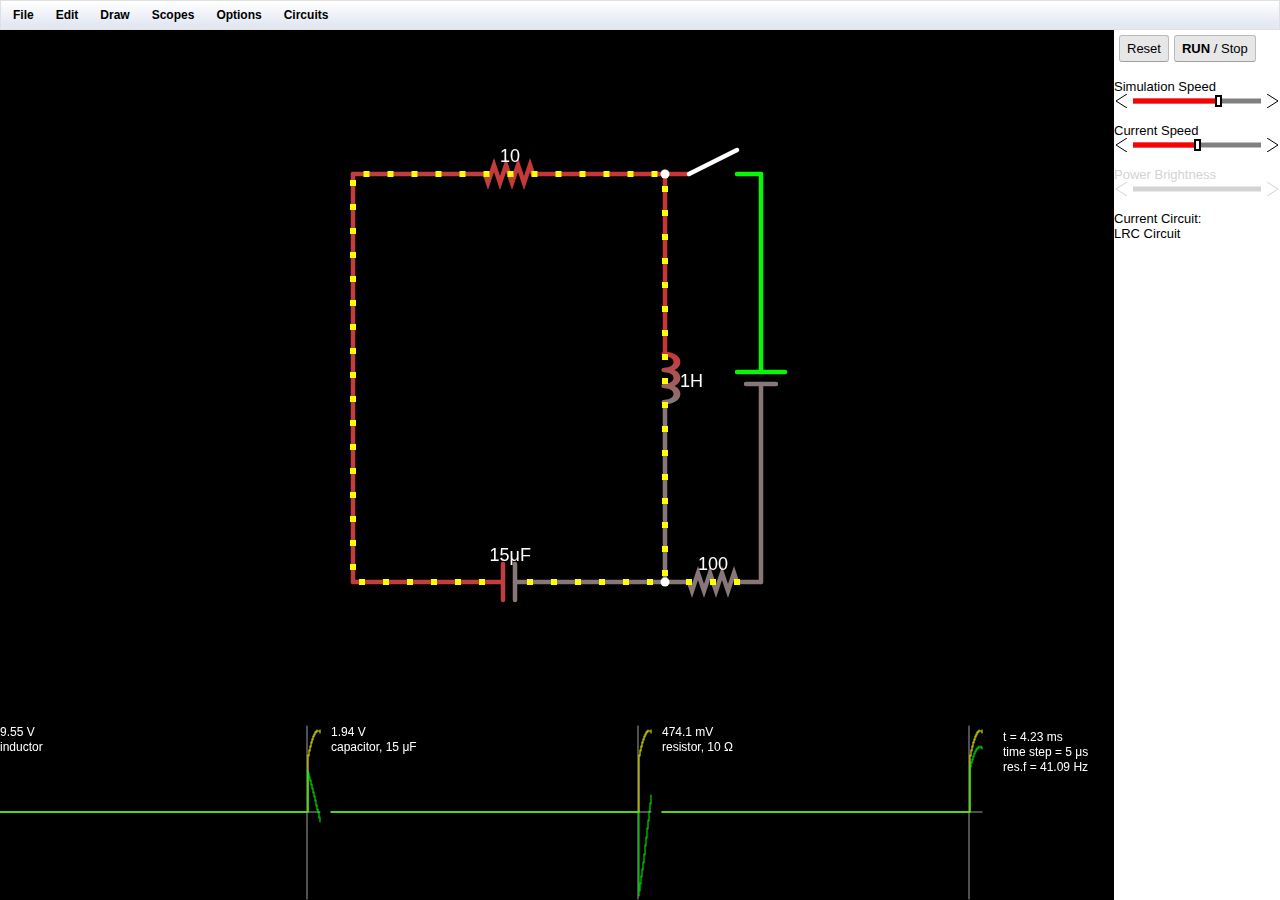
<file: circuitjs.html>
<!DOCTYPE html>
<html>
  <head>
  
    <!-- Properties can be specified to influence deferred binding -->
    <meta name='gwt:property' content='locale=en_UK'>
    
    
    <!-- Titles are optional, but useful -->
    <title></title>

<style>
.disabled {
	color: lightgray
}
.topSpace {
	margin-top: 12px;
}
.cursorPointer {
   cursor: default;
}
.cursorCross {
   cursor: crosshair;
}

.cursorSplitter {
   cursor: row-resize;
}

.gwt-MenuItem-disabled {
	color: lightgray;
}
.offScreen {
	position: absolute;
	right: 101%;
	overflow: hidden;
}
.gwt-Frame{
	scrolling="no";
	border: 0px !important;
}

.gwt-MenuItem {
	font-size: 12px !important;
}

.gwt-MenuBar-horizontal {
	font-size: 12px !important;
	}
	
.gwt-Label-selected {
	font-size: 1.3em;
	font-weight: 700;
	border-top: 1px solid black;
	border-bottom: 1px solid black;
}
.gwt-Label-1off {
	color: DarkGray;
}

.gwt-Label-2off {
	font-size:0.8em;
	color: LightGray;
}

.gwt-Label-current {
}

.topButton-red {
    margin-top: 5px;
    margin-bottom: 5px;
    margin-left:5px;
    padding: 5px 7px;
    text-decoration: none;
    color: #ffffff;
    cursor: pointer;
    cursor: hand;
    font-size: small;
    background-color: #ff0000; 
    border: 1px solid #bbb;
    border-bottom: 1px solid #a0a0a0;
    border-radius: 3px;
    -moz-border-radius: 3px;
}

.topButton {
    margin-top: 5px;
    margin-bottom: 5px;
    margin-left:5px;
    padding: 5px 7px;
    text-decoration: none;
    cursor: pointer;
    cursor: hand;
    font-size: small;
    background-color: #e7e7e7; 
    border: 1px solid #bbb;
    border-bottom: 1px solid #a0a0a0;
    border-radius: 3px;
    -moz-border-radius: 3px;
}

</style>
</head>
  <body>
  <!-- Include the next line to allow support for dropbox import/export. You will need your own app key. -->
  <!--<script type="text/javascript" src="https://www.dropbox.com/static/api/2/dropins.js" id="dropboxjs" data-app-key="YOUR_KEY"></script>-->

   
    <!-- This script tag is what actually loads the GWT module.  The -->
    <!-- 'nocache.js' file (also called a "selection script") is     -->
    <!-- produced by the GWT compiler in the module output directory -->
    <!-- or generated automatically in development mode.             -->
    <script language="javascript" src="circuitjs1/circuitjs1.nocache.js"></script>
    
    <!-- Include a history iframe to enable full GWT history support -->
    <!-- (the id must be exactly as shown)                           -->
    <iframe src="javascript:''" id="__gwt_historyFrame" style="width:0;height:0;border:0"></iframe>
    
  </body>
 </html>
</file>
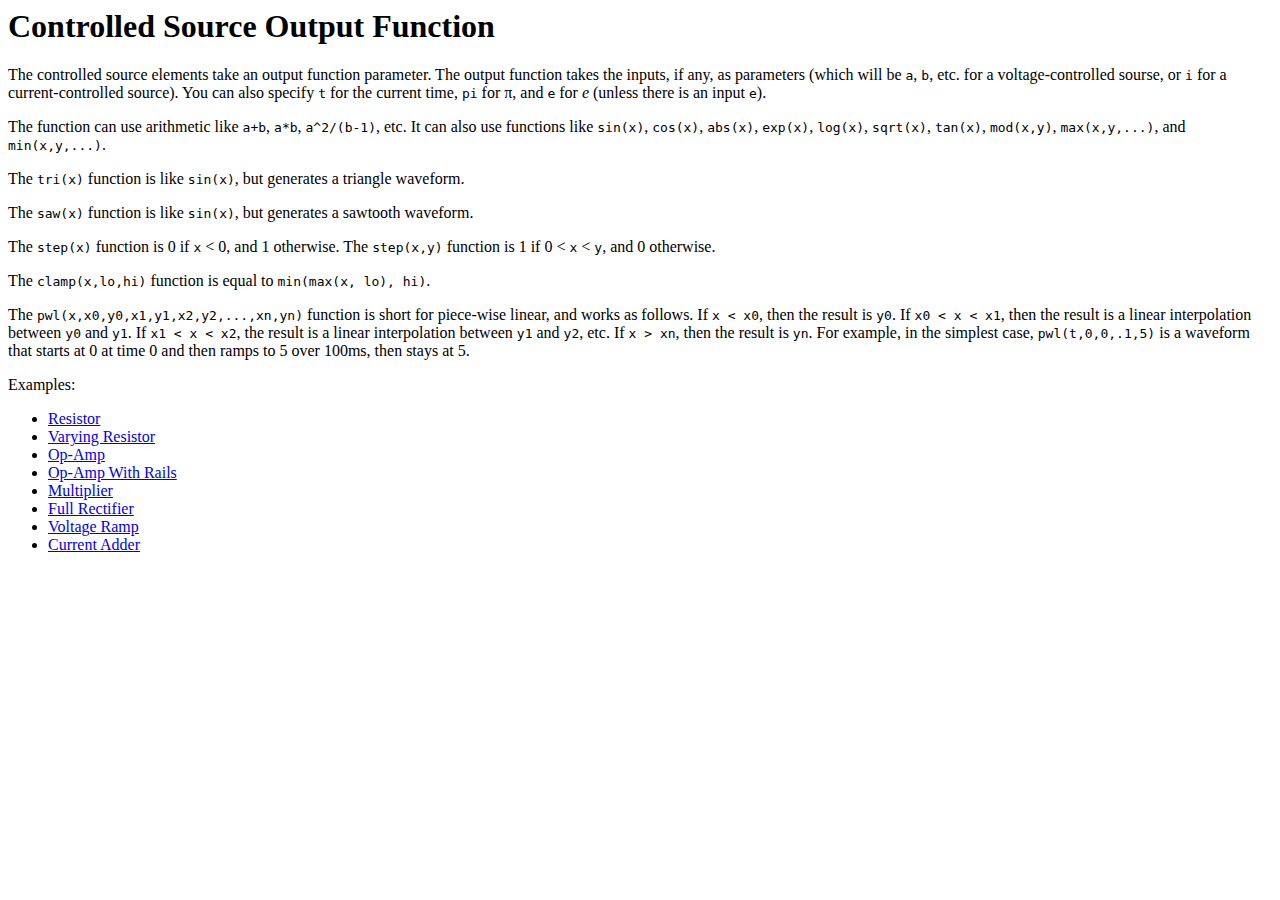
<file: customfunction.html>
<html><head>
<meta http-equiv="content-type" content="text/html; charset=windows-1252"><style>#header + #content > #left > #rlblock_left,
#content > #right > .dose > .dosesingle,
#content > #center > .dose > .dosesingle
{display:none !important;}</style><style>img[src="http://s05.flagcounter.com/count/pTvk/bg=FFFFFF/txt=000000/border=CCCCCC/columns=6/maxflags=36/viewers=0/labels=0/"]
{display:none !important;}</style></head><body><h1>Controlled Source Output Function</h1>
The controlled source elements take an output function parameter.  The output function takes the inputs, if any,
as parameters (which will be <tt>a</tt>, <tt>b</tt>, etc. for a voltage-controlled sourse, or <tt>i</tt> for a current-controlled source).  You
can also specify <tt>t</tt> for
the current time, <tt>pi</tt> for &pi;, and <tt>e</tt> for <i>e</i> (unless there is an input <tt>e</tt>).
<p>
The function can use arithmetic like <tt>a+b</tt>, <tt>a*b</tt>, <tt>a^2/(b-1)</tt>, etc.  It can also use functions like
<tt>sin(x)</tt>,
<tt>cos(x)</tt>,
<tt>abs(x)</tt>,
<tt>exp(x)</tt>,
<tt>log(x)</tt>,
<tt>sqrt(x)</tt>,
<tt>tan(x)</tt>,
<tt>mod(x,y)</tt>,
<tt>max(x,y,...)</tt>,
and
<tt>min(x,y,...)</tt>.
</p><p>
The <tt>tri(x)</tt> function is like <tt>sin(x)</tt>, but generates a triangle waveform.
</p><p>
The <tt>saw(x)</tt> function is like <tt>sin(x)</tt>, but generates a sawtooth waveform.
</p><p>
The <tt>step(x)</tt> function is 0 if <tt>x</tt> < 0, and 1 otherwise.
The <tt>step(x,y)</tt> function is 1 if 0 < <tt>x</tt> < <tt>y</tt>, and 0 otherwise.
</p><p>
The <tt>clamp(x,lo,hi)</tt> function is equal to <tt>min(max(x, lo), hi)</tt>.
</p><p>
The <tt>pwl(x,x0,y0,x1,y1,x2,y2,...,xn,yn)</tt> function is short for piece-wise linear, and works as follows.  If <tt>x < x0</tt>, then
the result is <tt>y0</tt>.  If <tt>x0 < x < x1</tt>, then the result is a linear interpolation between <tt>y0</tt> and <tt>y1</tt>.
If <tt>x1 < x < x2</tt>, the result is a linear interpolation between <tt>y1</tt> and <tt>y2</tt>, etc.  If <tt>x > xn</tt>, then the
result is <tt>yn</tt>.  For example, in the simplest case, <tt>pwl(t,0,0,.1,5)</tt> is a waveform that starts at 0 at time 0 and then
ramps to 5 over 100ms, then stays at 5.
</p><p>
Examples:
<ul>
<li><a href="circuitjs.html?cct=$+1+0.000005+10.20027730826997+58+5+50%0A213+464+288+528+288+0+2+-(a-b)/1000%0Aw+464+288+464+240+0%0Aw+464+240+560+240+0%0Aw+560+240+560+288+0%0Aw+464+320+464+368+0%0Aw+464+368+560+368+0%0Aw+560+368+560+320+1%0Ag+464+368+464+400+0%0AR+464+240+464+176+0+0+40+5+0+0+0.5%0A">Resistor</a>
<li><a href="circuitjs.html?cct=$+1+0.000005+10.20027730826997+58+5+50%0A213+464+288+528+288+0+3+-(a-c)/(1000*(1%5Cpb))%0Aw+464+288+464+240+0%0Aw+464+240+560+240+0%0Aw+560+240+560+288+0%0Aw+464+384+560+384+0%0Aw+560+384+560+320+1%0Ag+464+384+464+416+0%0AR+464+240+464+176+0+0+40+5+0+0+0.5%0Aw+464+352+464+384+0%0AR+464+320+400+320+0+2+40+2+3+0+0.5%0A">Varying Resistor</a>
<li><a href="circuitjs.html?cct=$+1+0.000005+10.20027730826997+57+5+50%0Av+96+256+96+112+0+1+40+5+0+0+0.5%0Ag+96+256+96+304+0%0Aw+192+208+192+256+0%0Aw+336+176+336+256+0%0Ar+192+256+336+256+0+2000%0Ar+96+256+192+256+0+1000%0Aw+96+112+192+112+0%0Aw+192+112+192+176+0%0AO+336+176+400+176+0%0A212+192+176+288+176+0+2+(a-b)*1000%0Ag+288+208+288+224+0%0Aw+288+176+336+176+0%0Ao+0+64+0+4098+10+0.00009765625+0+2+0+3%0Ao+8+64+0+4098+20+0.00009765625+1+1%0A">Op-Amp</a>
<li><a href="circuitjs.html?cct=$+1+0.000005+10.20027730826997+57+5+50%0Av+96+336+96+176+0+1+40+5+0+0+0.5%0Ag+96+336+96+384+0%0Aw+160+208+160+336+0%0Aw+352+176+352+336+0%0Ar+160+336+352+336+0+2000%0Ar+96+336+160+336+0+1000%0AO+352+176+464+176+0%0A212+224+176+320+176+0+4+clamp((a-b)*1000,d,c)%0Aw+320+176+352+176+0%0Aw+160+208+224+208+0%0Aw+96+176+224+176+0%0Ag+320+208+320+224+0%0AR+224+240+192+240+0+0+40+10+0+0+0.5%0AR+224+272+192+272+0+0+40+-10+0+0+0.5%0Ao+0+64+0+4098+10+0.00009765625+0+2+0+3%0Ao+6+64+0+4098+20+0.00009765625+1+1%0A">Op-Amp With Rails</a>
<li><a href="circuitjs.html?cct=$+1+0.000005+10.20027730826997+50+5+50%0A212+496+272+544+272+0+2+a*b%0AR+496+272+448+272+0+1+40+5+0+0+0.5%0Aw+496+304+496+336+0%0AR+496+336+448+336+0+1+88+5+0+0+0.5%0Ag+592+304+592+320+0%0AO+592+272+672+272+0%0Ao+1+64+0+12291+24.99332860963738+0.0001+0+5+1+3+3+0+3+3+5+0%0A">Multiplier</a>
<li><a href="circuitjs.html?cct=$+1+0.000005+16.817414165184545+50+5+50%0A212+496+272+544+272+0+1+abs(a)%0AR+496+272+448+272+0+1+40+5+0+0+0.5%0Ag+592+304+592+320+0%0AO+592+272+672+272+0%0Ao+1+64+0+12291+5.000000000000001+0.0001+0+3+1+3+3+0%0A">Full Rectifier</a>
<li><a href="circuitjs.html?cct=$+1+0.000005+10.20027730826997+50+5+50%0A212+448+224+480+224+0+0+pwl(t,0,0,.1,5)%0Ag+544+256+544+288+0%0Ar+544+224+624+224+0+1000%0Ag+624+224+624+256+0%0Ao+2+64+0+4098+5+0.003125+0+2+2+3%0A">Voltage Ramp</a>
<li><a href="circuitjs.html?cct=$+1+0.000005+10.20027730826997+50+5+50%0A214+304+192+336+192+0+2+i%0A214+304+288+352+288+0+2+i%0A213+464+240+480+240+0+2+a%5Cpb%0Aw+400+192+464+192+0%0Aw+464+192+464+240+0%0Aw+400+288+464+288+0%0Aw+464+288+464+272+0%0Ag+400+224+400+256+0%0Ag+400+320+400+352+0%0Aw+560+240+560+208+0%0Aw+560+208+624+208+1%0Ar+624+208+624+304+0+1000%0Aw+560+272+560+304+0%0Aw+560+304+624+304+0%0Ag+624+304+624+320+0%0Ai+224+192+304+192+0+0.015%0Aw+224+192+224+224+0%0Aw+224+224+304+224+0%0Aw+224+288+224+320+0%0Aw+224+320+304+320+0%0Ai+224+288+304+288+0+0.005%0A">Current Adder</a>
</ul>
</body></html>
</file>
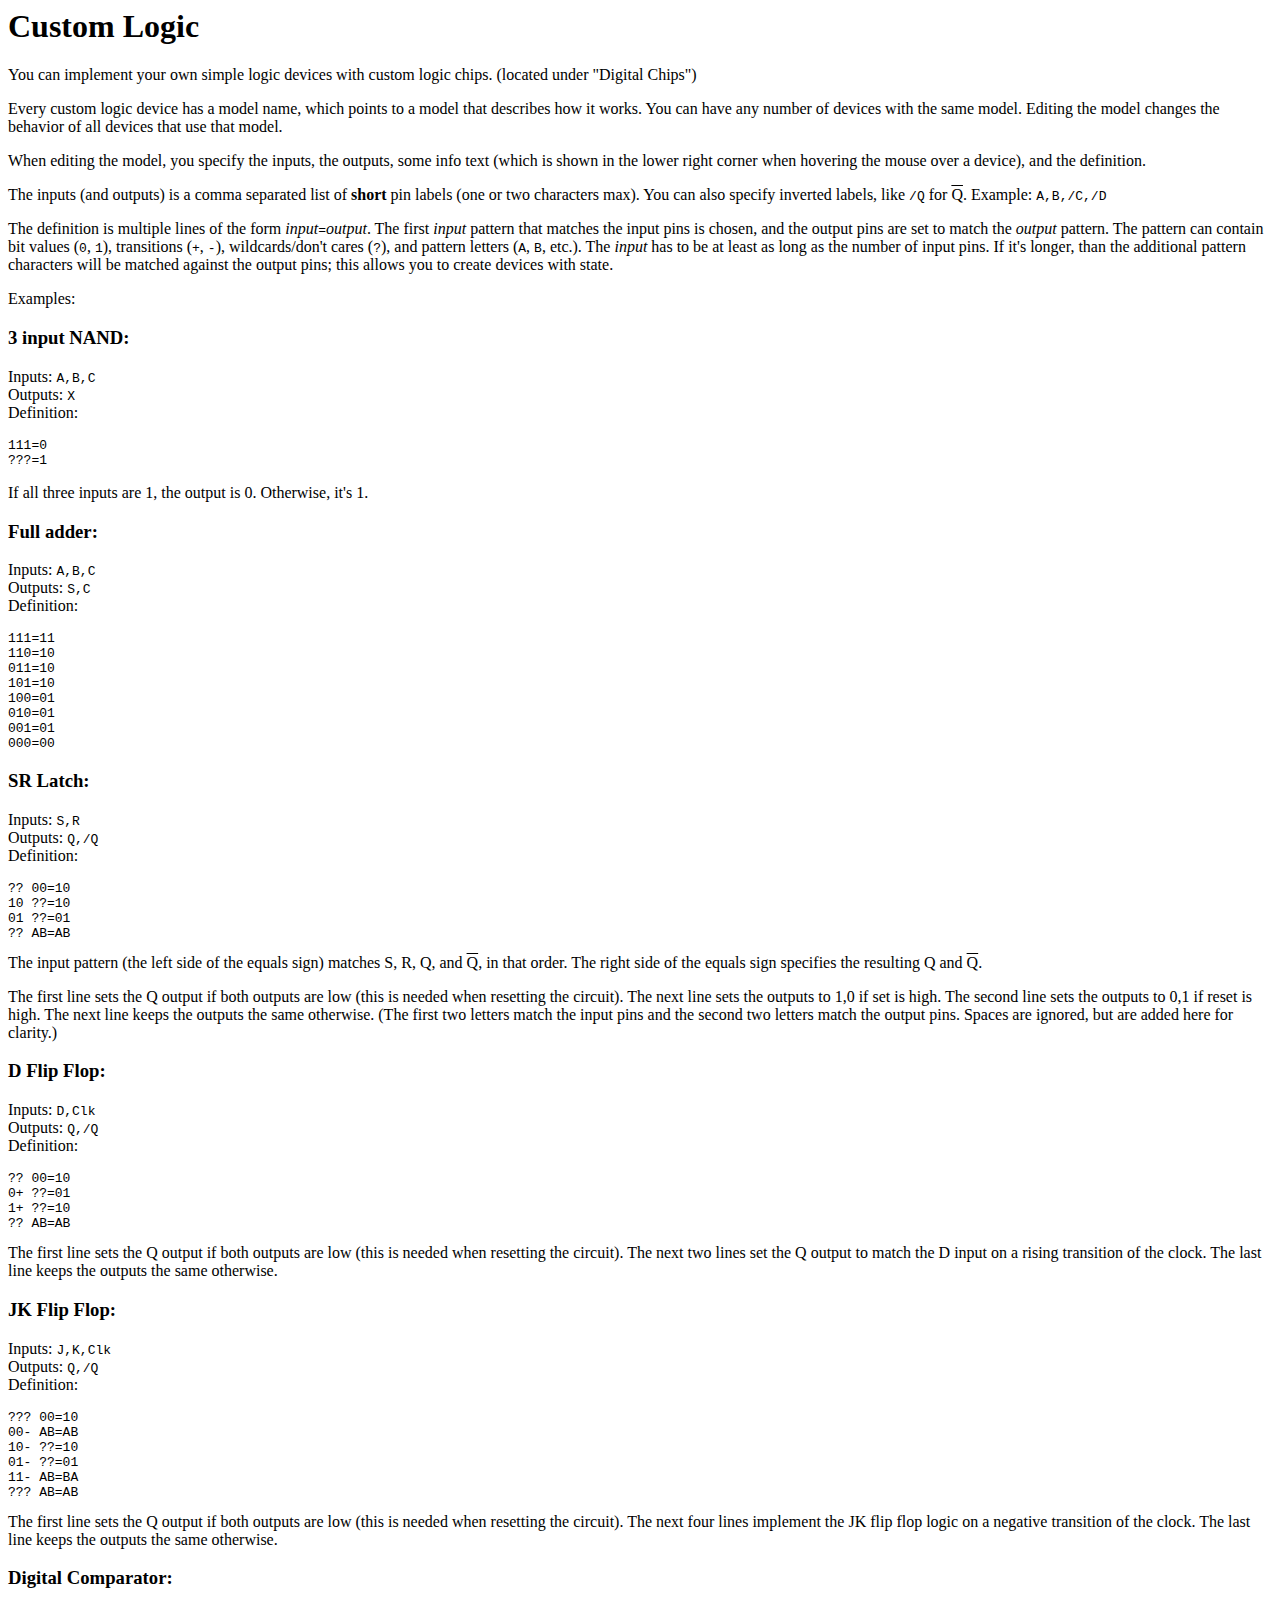
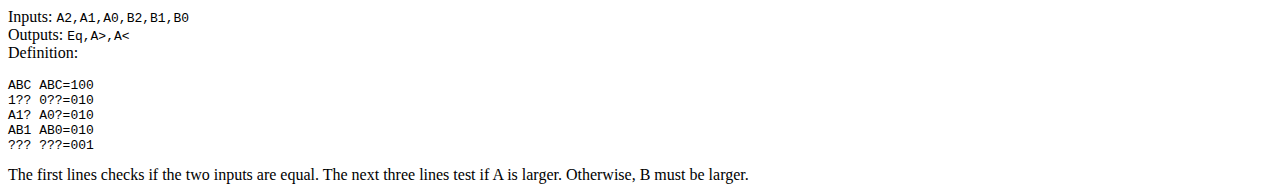
<file: customlogic.html>
<html><head>
<meta http-equiv="content-type" content="text/html; charset=windows-1252"><style>#header + #content > #left > #rlblock_left,
#content > #right > .dose > .dosesingle,
#content > #center > .dose > .dosesingle
{display:none !important;}</style><style>img[src="http://s05.flagcounter.com/count/pTvk/bg=FFFFFF/txt=000000/border=CCCCCC/columns=6/maxflags=36/viewers=0/labels=0/"]
{display:none !important;}</style></head><body><h1>Custom Logic</h1>
You can implement your own simple logic devices with custom logic chips.  (located under "Digital Chips")
<p>
Every custom logic device has a model name, which points to a model that describes how it works.  You can have any number of
devices with the same model.  Editing the model changes the behavior of all devices that use that model.
</p><p>
When editing the model, you specify the inputs, the outputs, some info text (which is shown in the lower right
corner when hovering the mouse over a device), and the definition.
</p><p>
The inputs (and outputs) is a comma separated list of <b>short</b> pin labels (one or two characters max).  You can also
specify inverted labels, like <tt>/Q</tt> for <span style="text-decoration: overline">Q</span>.  Example: <tt>A,B,/C,/D</tt>
</p><p>
The definition is multiple lines of the form <i>input</i><tt>=</tt><i>output</i>.  The first <i>input</i> pattern that matches the
input pins is chosen, and the output pins are set to match the <i>output</i> pattern.  The pattern can contain bit values
(<tt>0</tt>, <tt>1</tt>), transitions (<tt>+</tt>, <tt>-</tt>), wildcards/don't cares (<tt>?</tt>), and pattern letters
(<tt>A</tt>, <tt>B</tt>, etc.).  The <i>input</i> has to be at least as long as the number of input pins.  If it's longer,
than the additional pattern characters will be matched against the output pins; this allows you to create devices with state.
</p><p>
Examples: 
</p><p>
</p><h3> 3 input NAND: </h3>
<p>
Inputs: <tt>A,B,C</tt><br>
Outputs: <tt>X</tt><br>
Definition:</p><pre>111=0
???=1
</pre>
<p>
If all three inputs are 1, the output is 0.  Otherwise, it's 1.
</p><p>
</p><h3>Full adder:</h3>
<p>
Inputs: <tt>A,B,C</tt><br>
Outputs: <tt>S,C</tt><br>
Definition:</p><pre>111=11
110=10
011=10
101=10
100=01
010=01
001=01
000=00
</pre>
<h3>SR Latch:</h3>
<p>
Inputs: <tt>S,R</tt><br>
Outputs: <tt>Q,/Q</tt><br>
Definition:</p><pre>?? 00=10
10 ??=10
01 ??=01
?? AB=AB
</pre>
The input pattern (the left side of the equals sign) matches S, R, Q, and
<span style="text-decoration: overline">Q</span>, in that order.  The right side of
the equals sign specifies the resulting Q and
<span style="text-decoration: overline">Q</span>.
<p>
The first line sets the Q output if both outputs are low (this is needed
 when resetting the circuit).
The next line sets the outputs to 1,0 if set is high.  The second line 
sets the outputs to 0,1 if reset is high.  The next
line keeps the outputs the same otherwise.  (The first two letters match
 the input pins and the second two letters match the output
pins.  Spaces are ignored, but are added here for clarity.)
</p><h3>D Flip Flop:</h3>
<p>
Inputs: <tt>D,Clk</tt><br>
Outputs: <tt>Q,/Q</tt><br>
Definition:</p><pre>?? 00=10
0+ ??=01
1+ ??=10
?? AB=AB
</pre>
The first line sets the Q output if both outputs are low (this is needed when resetting the circuit).
The next two lines set the Q output to match the D input on a rising transition of the clock.  The last 
line keeps the outputs the same otherwise.
<h3>JK Flip Flop:</h3>
<p>
Inputs: <tt>J,K,Clk</tt><br>
Outputs: <tt>Q,/Q</tt><br>
Definition:</p><pre>??? 00=10
00- AB=AB
10- ??=10
01- ??=01
11- AB=BA
??? AB=AB
</pre>
The first line sets the Q output if both outputs are low (this is needed when resetting the circuit).
The next four
lines implement the JK flip flop logic
on a negative transition of the clock.  The last line keeps the outputs the same otherwise.
<h3>Digital Comparator:</h3>
<p>
Inputs: <tt>A2,A1,A0,B2,B1,B0</tt><br>
Outputs: <tt>Eq,A&gt;,A&lt;</tt><br>
Definition:</p><pre>ABC ABC=100
1?? 0??=010
A1? A0?=010
AB1 AB0=010
??? ???=001
</pre>
The first lines checks if the two inputs are equal.  The next three lines test if A is larger.  Otherwise, B must be larger.
</body></html>
</file>
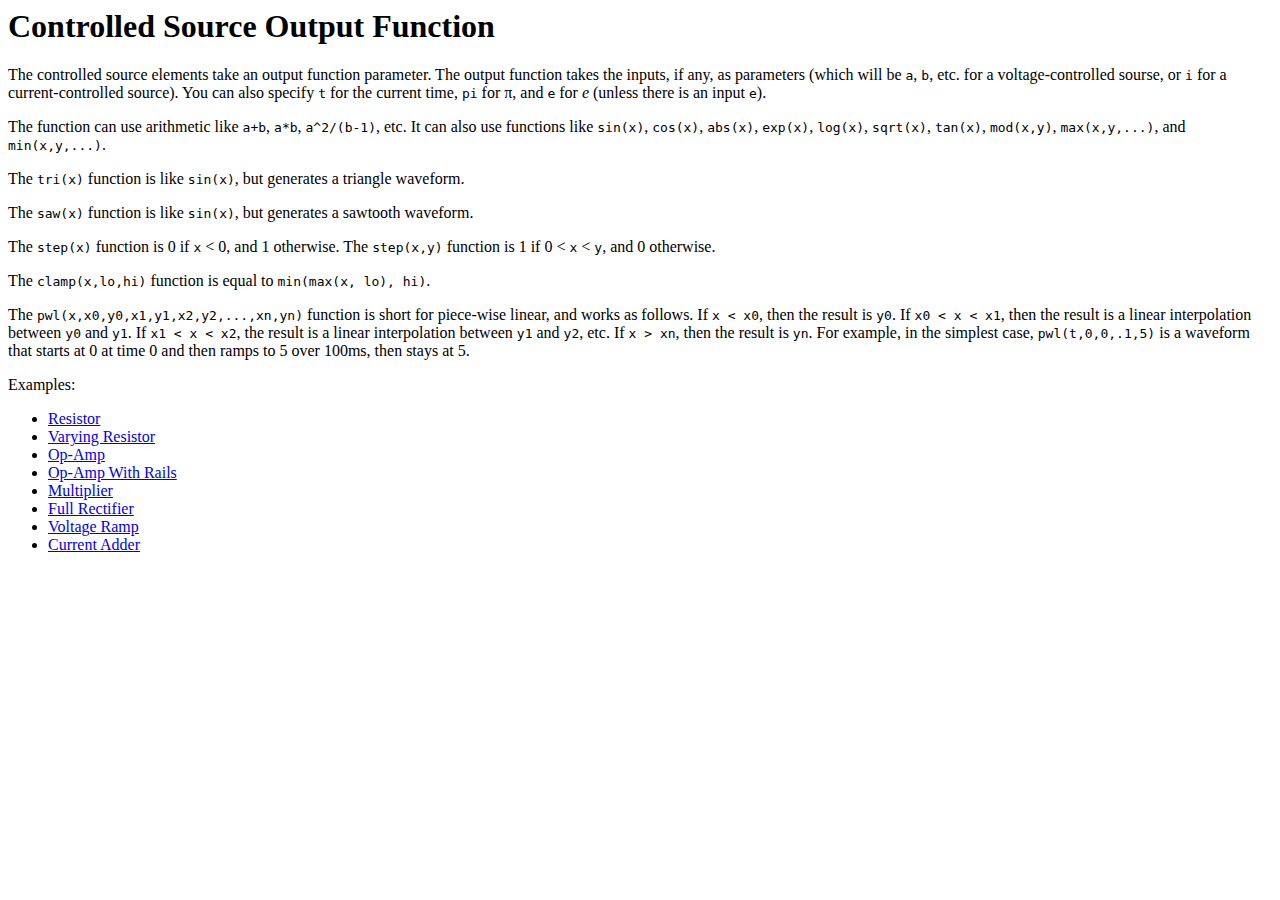
<file: src/main/webapp/customfunction.html>
<html><head>
<meta http-equiv="content-type" content="text/html; charset=windows-1252"><style>#header + #content > #left > #rlblock_left,
#content > #right > .dose > .dosesingle,
#content > #center > .dose > .dosesingle
{display:none !important;}</style><style>img[src="http://s05.flagcounter.com/count/pTvk/bg=FFFFFF/txt=000000/border=CCCCCC/columns=6/maxflags=36/viewers=0/labels=0/"]
{display:none !important;}</style></head><body><h1>Controlled Source Output Function</h1>
The controlled source elements take an output function parameter.  The output function takes the inputs, if any,
as parameters (which will be <tt>a</tt>, <tt>b</tt>, etc. for a voltage-controlled sourse, or <tt>i</tt> for a current-controlled source).  You
can also specify <tt>t</tt> for
the current time, <tt>pi</tt> for &pi;, and <tt>e</tt> for <i>e</i> (unless there is an input <tt>e</tt>).
<p>
The function can use arithmetic like <tt>a+b</tt>, <tt>a*b</tt>, <tt>a^2/(b-1)</tt>, etc.  It can also use functions like
<tt>sin(x)</tt>,
<tt>cos(x)</tt>,
<tt>abs(x)</tt>,
<tt>exp(x)</tt>,
<tt>log(x)</tt>,
<tt>sqrt(x)</tt>,
<tt>tan(x)</tt>,
<tt>mod(x,y)</tt>,
<tt>max(x,y,...)</tt>,
and
<tt>min(x,y,...)</tt>.
</p><p>
The <tt>tri(x)</tt> function is like <tt>sin(x)</tt>, but generates a triangle waveform.
</p><p>
The <tt>saw(x)</tt> function is like <tt>sin(x)</tt>, but generates a sawtooth waveform.
</p><p>
The <tt>step(x)</tt> function is 0 if <tt>x</tt> < 0, and 1 otherwise.
The <tt>step(x,y)</tt> function is 1 if 0 < <tt>x</tt> < <tt>y</tt>, and 0 otherwise.
</p><p>
The <tt>clamp(x,lo,hi)</tt> function is equal to <tt>min(max(x, lo), hi)</tt>.
</p><p>
The <tt>pwl(x,x0,y0,x1,y1,x2,y2,...,xn,yn)</tt> function is short for piece-wise linear, and works as follows.  If <tt>x < x0</tt>, then
the result is <tt>y0</tt>.  If <tt>x0 < x < x1</tt>, then the result is a linear interpolation between <tt>y0</tt> and <tt>y1</tt>.
If <tt>x1 < x < x2</tt>, the result is a linear interpolation between <tt>y1</tt> and <tt>y2</tt>, etc.  If <tt>x > xn</tt>, then the
result is <tt>yn</tt>.  For example, in the simplest case, <tt>pwl(t,0,0,.1,5)</tt> is a waveform that starts at 0 at time 0 and then
ramps to 5 over 100ms, then stays at 5.
</p><p>
Examples:
<ul>
<li><a href="circuitjs.html?cct=$+1+0.000005+10.20027730826997+58+5+50%0A213+464+288+528+288+0+2+-(a-b)/1000%0Aw+464+288+464+240+0%0Aw+464+240+560+240+0%0Aw+560+240+560+288+0%0Aw+464+320+464+368+0%0Aw+464+368+560+368+0%0Aw+560+368+560+320+1%0Ag+464+368+464+400+0%0AR+464+240+464+176+0+0+40+5+0+0+0.5%0A">Resistor</a>
<li><a href="circuitjs.html?cct=$+1+0.000005+10.20027730826997+58+5+50%0A213+464+288+528+288+0+3+-(a-c)/(1000*(1%5Cpb))%0Aw+464+288+464+240+0%0Aw+464+240+560+240+0%0Aw+560+240+560+288+0%0Aw+464+384+560+384+0%0Aw+560+384+560+320+1%0Ag+464+384+464+416+0%0AR+464+240+464+176+0+0+40+5+0+0+0.5%0Aw+464+352+464+384+0%0AR+464+320+400+320+0+2+40+2+3+0+0.5%0A">Varying Resistor</a>
<li><a href="circuitjs.html?cct=$+1+0.000005+10.20027730826997+57+5+50%0Av+96+256+96+112+0+1+40+5+0+0+0.5%0Ag+96+256+96+304+0%0Aw+192+208+192+256+0%0Aw+336+176+336+256+0%0Ar+192+256+336+256+0+2000%0Ar+96+256+192+256+0+1000%0Aw+96+112+192+112+0%0Aw+192+112+192+176+0%0AO+336+176+400+176+0%0A212+192+176+288+176+0+2+(a-b)*1000%0Ag+288+208+288+224+0%0Aw+288+176+336+176+0%0Ao+0+64+0+4098+10+0.00009765625+0+2+0+3%0Ao+8+64+0+4098+20+0.00009765625+1+1%0A">Op-Amp</a>
<li><a href="circuitjs.html?cct=$+1+0.000005+10.20027730826997+57+5+50%0Av+96+336+96+176+0+1+40+5+0+0+0.5%0Ag+96+336+96+384+0%0Aw+160+208+160+336+0%0Aw+352+176+352+336+0%0Ar+160+336+352+336+0+2000%0Ar+96+336+160+336+0+1000%0AO+352+176+464+176+0%0A212+224+176+320+176+0+4+clamp((a-b)*1000,d,c)%0Aw+320+176+352+176+0%0Aw+160+208+224+208+0%0Aw+96+176+224+176+0%0Ag+320+208+320+224+0%0AR+224+240+192+240+0+0+40+10+0+0+0.5%0AR+224+272+192+272+0+0+40+-10+0+0+0.5%0Ao+0+64+0+4098+10+0.00009765625+0+2+0+3%0Ao+6+64+0+4098+20+0.00009765625+1+1%0A">Op-Amp With Rails</a>
<li><a href="circuitjs.html?cct=$+1+0.000005+10.20027730826997+50+5+50%0A212+496+272+544+272+0+2+a*b%0AR+496+272+448+272+0+1+40+5+0+0+0.5%0Aw+496+304+496+336+0%0AR+496+336+448+336+0+1+88+5+0+0+0.5%0Ag+592+304+592+320+0%0AO+592+272+672+272+0%0Ao+1+64+0+12291+24.99332860963738+0.0001+0+5+1+3+3+0+3+3+5+0%0A">Multiplier</a>
<li><a href="circuitjs.html?cct=$+1+0.000005+16.817414165184545+50+5+50%0A212+496+272+544+272+0+1+abs(a)%0AR+496+272+448+272+0+1+40+5+0+0+0.5%0Ag+592+304+592+320+0%0AO+592+272+672+272+0%0Ao+1+64+0+12291+5.000000000000001+0.0001+0+3+1+3+3+0%0A">Full Rectifier</a>
<li><a href="circuitjs.html?cct=$+1+0.000005+10.20027730826997+50+5+50%0A212+448+224+480+224+0+0+pwl(t,0,0,.1,5)%0Ag+544+256+544+288+0%0Ar+544+224+624+224+0+1000%0Ag+624+224+624+256+0%0Ao+2+64+0+4098+5+0.003125+0+2+2+3%0A">Voltage Ramp</a>
<li><a href="circuitjs.html?cct=$+1+0.000005+10.20027730826997+50+5+50%0A214+304+192+336+192+0+2+i%0A214+304+288+352+288+0+2+i%0A213+464+240+480+240+0+2+a%5Cpb%0Aw+400+192+464+192+0%0Aw+464+192+464+240+0%0Aw+400+288+464+288+0%0Aw+464+288+464+272+0%0Ag+400+224+400+256+0%0Ag+400+320+400+352+0%0Aw+560+240+560+208+0%0Aw+560+208+624+208+1%0Ar+624+208+624+304+0+1000%0Aw+560+272+560+304+0%0Aw+560+304+624+304+0%0Ag+624+304+624+320+0%0Ai+224+192+304+192+0+0.015%0Aw+224+192+224+224+0%0Aw+224+224+304+224+0%0Aw+224+288+224+320+0%0Aw+224+320+304+320+0%0Ai+224+288+304+288+0+0.005%0A">Current Adder</a>
</ul>
</body></html>
</file>
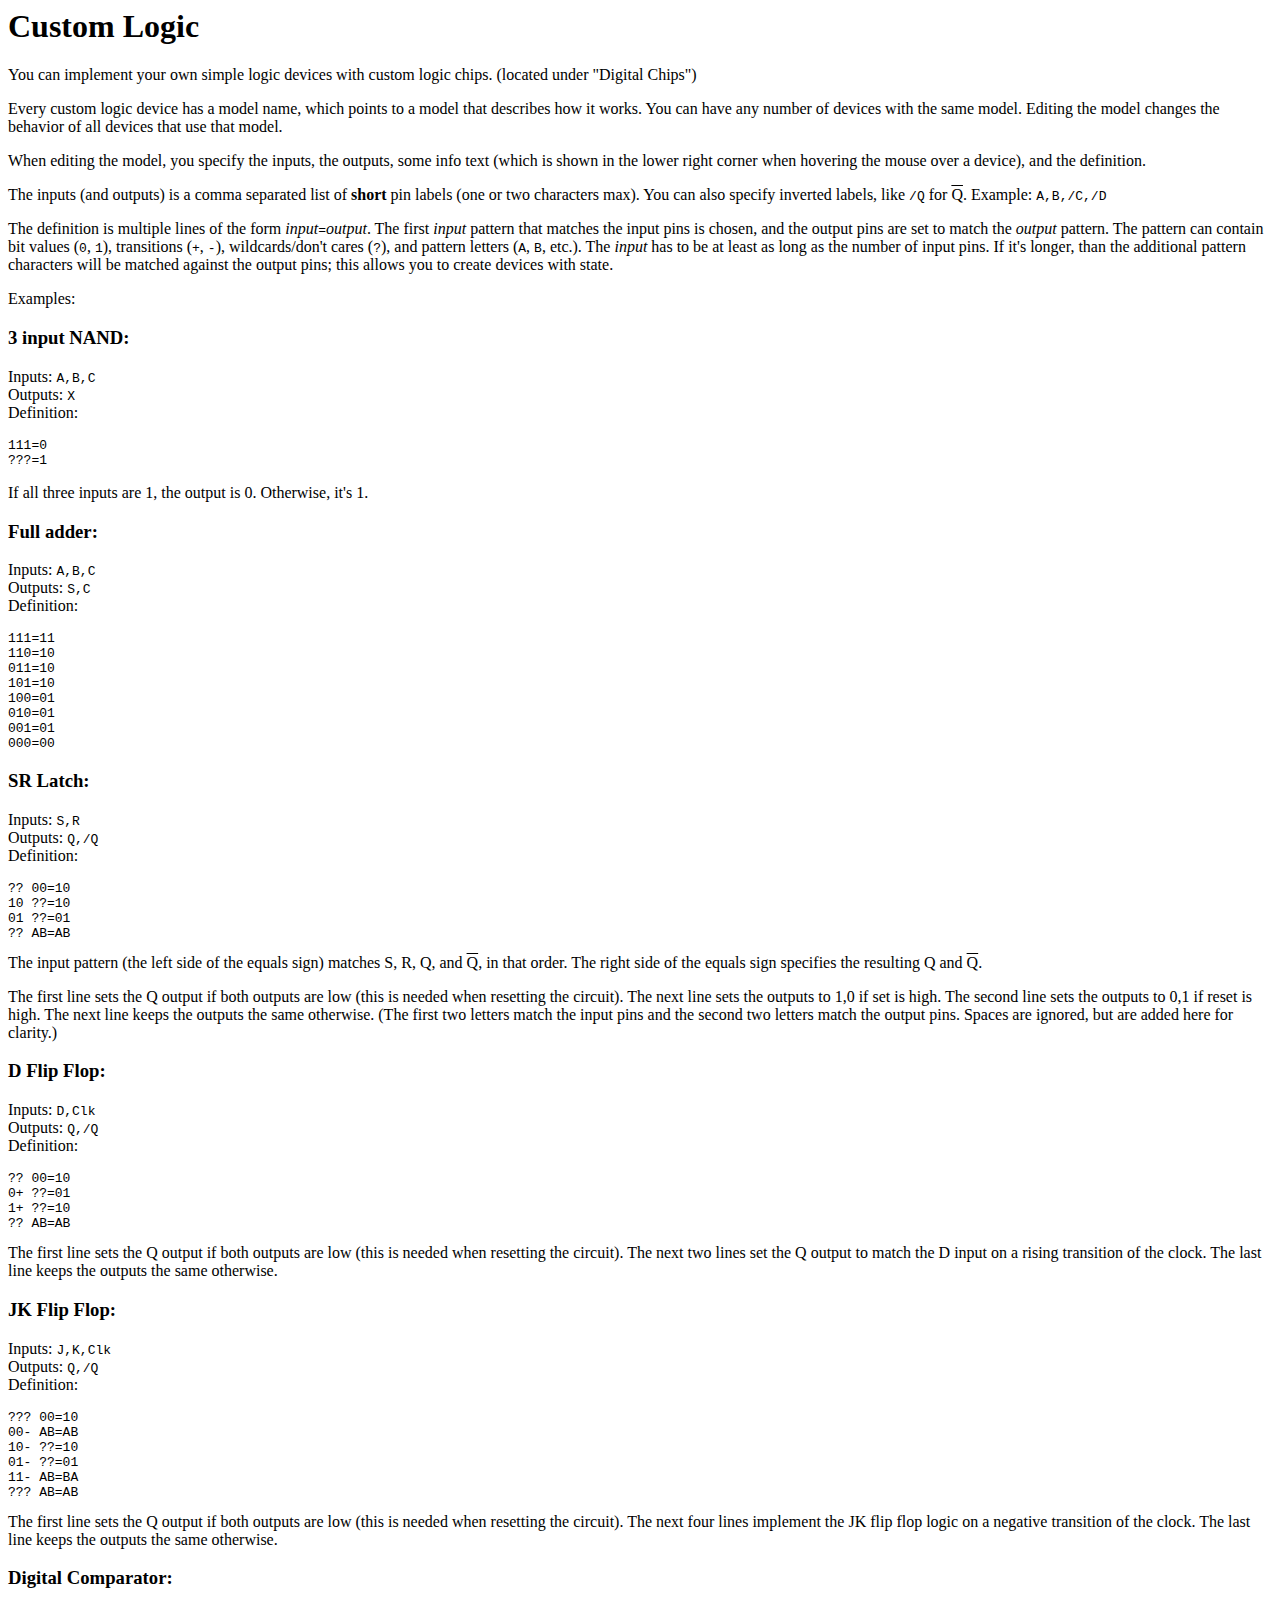
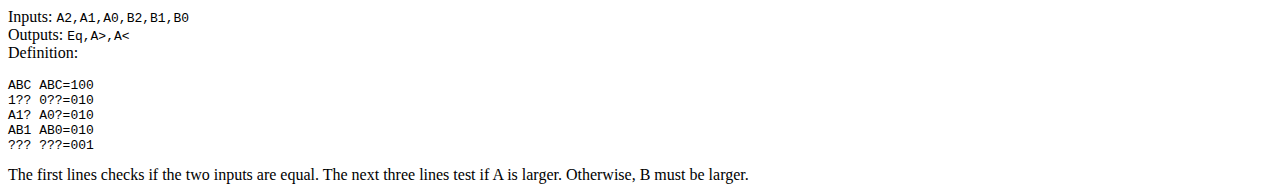
<file: src/main/webapp/customlogic.html>
<html><head>
<meta http-equiv="content-type" content="text/html; charset=windows-1252"><style>#header + #content > #left > #rlblock_left,
#content > #right > .dose > .dosesingle,
#content > #center > .dose > .dosesingle
{display:none !important;}</style><style>img[src="http://s05.flagcounter.com/count/pTvk/bg=FFFFFF/txt=000000/border=CCCCCC/columns=6/maxflags=36/viewers=0/labels=0/"]
{display:none !important;}</style></head><body><h1>Custom Logic</h1>
You can implement your own simple logic devices with custom logic chips.  (located under "Digital Chips")
<p>
Every custom logic device has a model name, which points to a model that describes how it works.  You can have any number of
devices with the same model.  Editing the model changes the behavior of all devices that use that model.
</p><p>
When editing the model, you specify the inputs, the outputs, some info text (which is shown in the lower right
corner when hovering the mouse over a device), and the definition.
</p><p>
The inputs (and outputs) is a comma separated list of <b>short</b> pin labels (one or two characters max).  You can also
specify inverted labels, like <tt>/Q</tt> for <span style="text-decoration: overline">Q</span>.  Example: <tt>A,B,/C,/D</tt>
</p><p>
The definition is multiple lines of the form <i>input</i><tt>=</tt><i>output</i>.  The first <i>input</i> pattern that matches the
input pins is chosen, and the output pins are set to match the <i>output</i> pattern.  The pattern can contain bit values
(<tt>0</tt>, <tt>1</tt>), transitions (<tt>+</tt>, <tt>-</tt>), wildcards/don't cares (<tt>?</tt>), and pattern letters
(<tt>A</tt>, <tt>B</tt>, etc.).  The <i>input</i> has to be at least as long as the number of input pins.  If it's longer,
than the additional pattern characters will be matched against the output pins; this allows you to create devices with state.
</p><p>
Examples: 
</p><p>
</p><h3> 3 input NAND: </h3>
<p>
Inputs: <tt>A,B,C</tt><br>
Outputs: <tt>X</tt><br>
Definition:</p><pre>111=0
???=1
</pre>
<p>
If all three inputs are 1, the output is 0.  Otherwise, it's 1.
</p><p>
</p><h3>Full adder:</h3>
<p>
Inputs: <tt>A,B,C</tt><br>
Outputs: <tt>S,C</tt><br>
Definition:</p><pre>111=11
110=10
011=10
101=10
100=01
010=01
001=01
000=00
</pre>
<h3>SR Latch:</h3>
<p>
Inputs: <tt>S,R</tt><br>
Outputs: <tt>Q,/Q</tt><br>
Definition:</p><pre>?? 00=10
10 ??=10
01 ??=01
?? AB=AB
</pre>
The input pattern (the left side of the equals sign) matches S, R, Q, and
<span style="text-decoration: overline">Q</span>, in that order.  The right side of
the equals sign specifies the resulting Q and
<span style="text-decoration: overline">Q</span>.
<p>
The first line sets the Q output if both outputs are low (this is needed
 when resetting the circuit).
The next line sets the outputs to 1,0 if set is high.  The second line 
sets the outputs to 0,1 if reset is high.  The next
line keeps the outputs the same otherwise.  (The first two letters match
 the input pins and the second two letters match the output
pins.  Spaces are ignored, but are added here for clarity.)
</p><h3>D Flip Flop:</h3>
<p>
Inputs: <tt>D,Clk</tt><br>
Outputs: <tt>Q,/Q</tt><br>
Definition:</p><pre>?? 00=10
0+ ??=01
1+ ??=10
?? AB=AB
</pre>
The first line sets the Q output if both outputs are low (this is needed when resetting the circuit).
The next two lines set the Q output to match the D input on a rising transition of the clock.  The last 
line keeps the outputs the same otherwise.
<h3>JK Flip Flop:</h3>
<p>
Inputs: <tt>J,K,Clk</tt><br>
Outputs: <tt>Q,/Q</tt><br>
Definition:</p><pre>??? 00=10
00- AB=AB
10- ??=10
01- ??=01
11- AB=BA
??? AB=AB
</pre>
The first line sets the Q output if both outputs are low (this is needed when resetting the circuit).
The next four
lines implement the JK flip flop logic
on a negative transition of the clock.  The last line keeps the outputs the same otherwise.
<h3>Digital Comparator:</h3>
<p>
Inputs: <tt>A2,A1,A0,B2,B1,B0</tt><br>
Outputs: <tt>Eq,A&gt;,A&lt;</tt><br>
Definition:</p><pre>ABC ABC=100
1?? 0??=010
A1? A0?=010
AB1 AB0=010
??? ???=001
</pre>
The first lines checks if the two inputs are equal.  The next three lines test if A is larger.  Otherwise, B must be larger.
</body></html>
</file>
